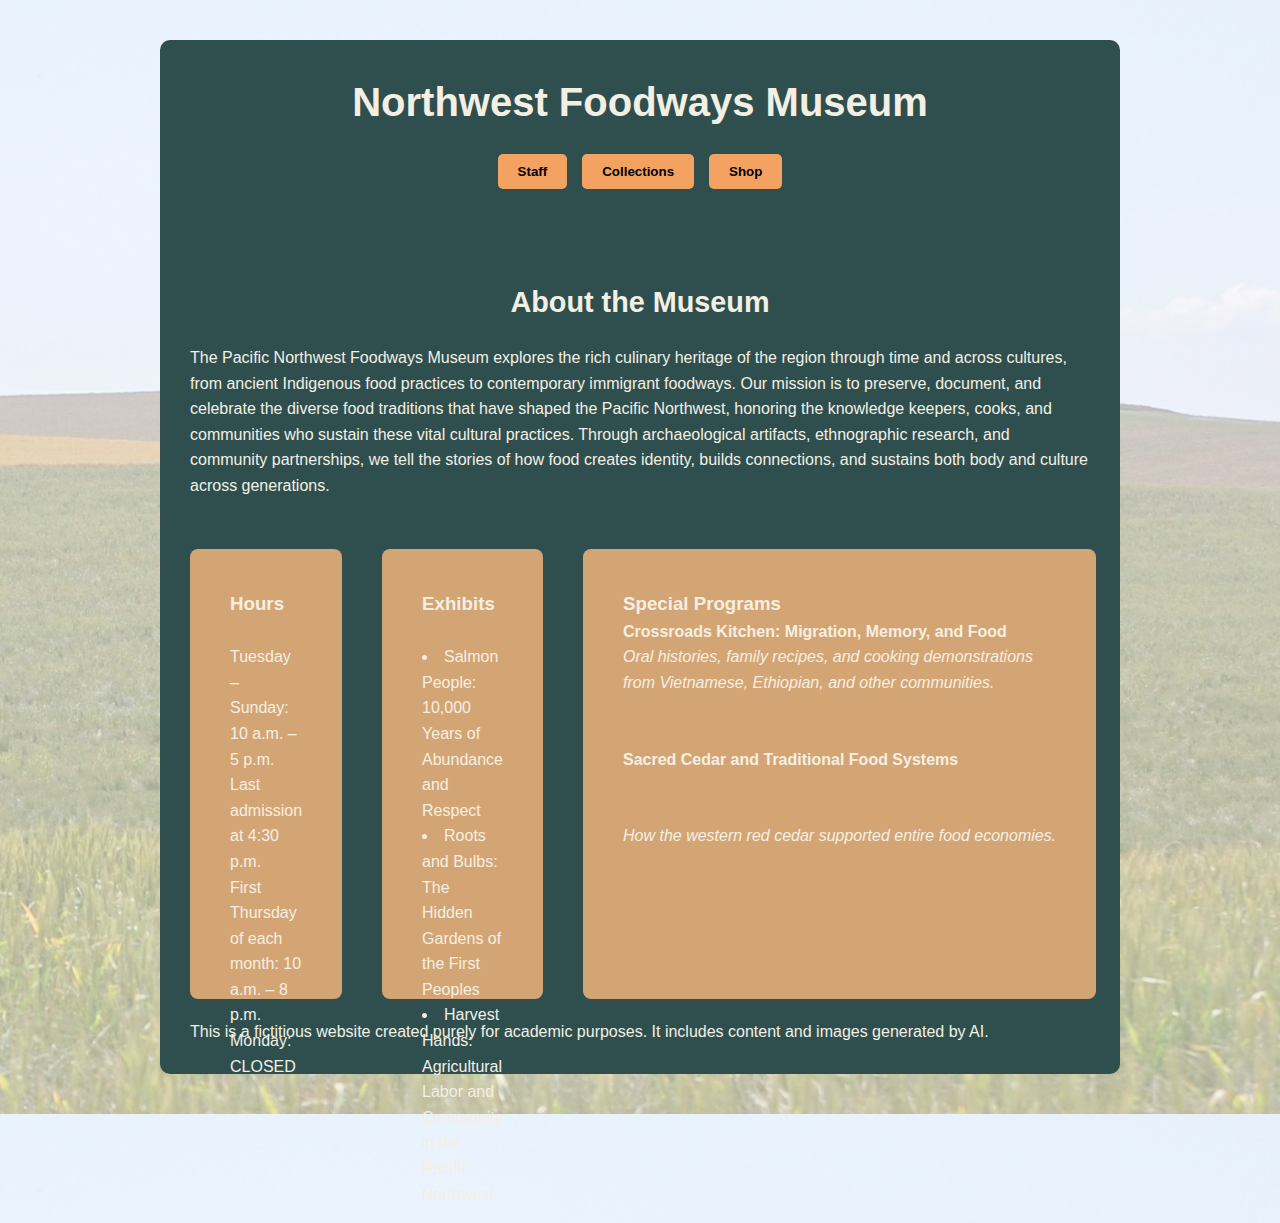
<file: index.html>
<!doctype html>
<html lang="en">

<head>
  <meta charset="utf-8">
  <meta name="author" content="Catherine Hawley">
  <meta name="robots" content="noindex, nofollow">
  <meta name="viewport" content="width=device-width, initial-scale=1, shrink-to-fit=no">
  <title>Northwest Foodways Museum</title>
  <link href="css/style.css" rel="stylesheet" type="text/css">
  <style>
    .info-grid {
      display: grid;
      grid-template-columns: repeat(3, 1fr);
      gap: 40px;
      margin: 20px 0;
    }

  .info-box {
  background-color: #D4A574;
  text-align: left;
  margin: auto;
  align-self: stretch;
  padding: 40px;  
  padding-bottom: 50px;
}

     ul {
    list-style-position: inside;
    text-align: left;
    display: inline-block;
    margin: 0 auto 1em;
    padding-left: 0;
  }
  </style>
</head>

<body>
  <div class="container">
    <header>
      <h1>Northwest Foodways Museum</h1>
      <nav>
        <button onclick="location.href='html/staff.html'">Staff</button>
        <button onclick="location.href='html/collections.html'">Collections</button>
        <button onclick="location.href='html/shop.html'">Shop</button>
      </nav>
    </header>

    <section class="intro row">
      <h2>About the Museum</h2>
      <p>The Pacific Northwest Foodways Museum explores the rich culinary heritage of the region through time and across
        cultures, from ancient Indigenous food practices to contemporary immigrant foodways. Our mission is to preserve,
        document, and celebrate the diverse food traditions that have shaped the Pacific Northwest, honoring the
        knowledge keepers, cooks, and communities who sustain these vital cultural practices. Through archaeological
        artifacts, ethnographic research, and community partnerships, we tell the stories of how food creates identity,
        builds connections, and sustains both body and culture across generations.</p>
    </section>
    <section class="info-grid">
      <div class="info-box">
        <h3>Hours</h3><br>
        <p>Tuesday – Sunday: 10 a.m. – 5 p.m.</p>
        <p>Last admission at 4:30 p.m.</p>
        <p>First Thursday of each month: 10 a.m. – 8 p.m.</p>
        <p>Monday: CLOSED</p>
      </div>
      <div class="info-box">
        <h3>Exhibits</h3><br>
        <ul>
          <li>Salmon People: 10,000 Years of Abundance and Respect</li>
          <li>Roots and Bulbs: The Hidden Gardens of the First Peoples</li>
          <li>Harvest Hands: Agricultural Labor and Community in the Pacific Northwest</li>
        </ul>
      </div>
      <div class="info-box">
        <h3>Special Programs</h3>
        <p><b>Crossroads Kitchen: Migration, Memory, and Food</b></p>
        <p><i>Oral histories, family recipes, and cooking demonstrations from Vietnamese,
            Ethiopian, and other communities. </i></p>
         <div style="white-space: pre">
        <p><b>Sacred Cedar and Traditional Food Systems</b></p>
        <p><i>How the western red cedar supported entire food economies.</i></p></div>
      </div>
    </section>

    <footer>
      <p>This is a fictitious website created purely for academic purposes. It includes content and images generated by
        AI.</p>
    </footer>
  </div>
</body>

</html>
</file>
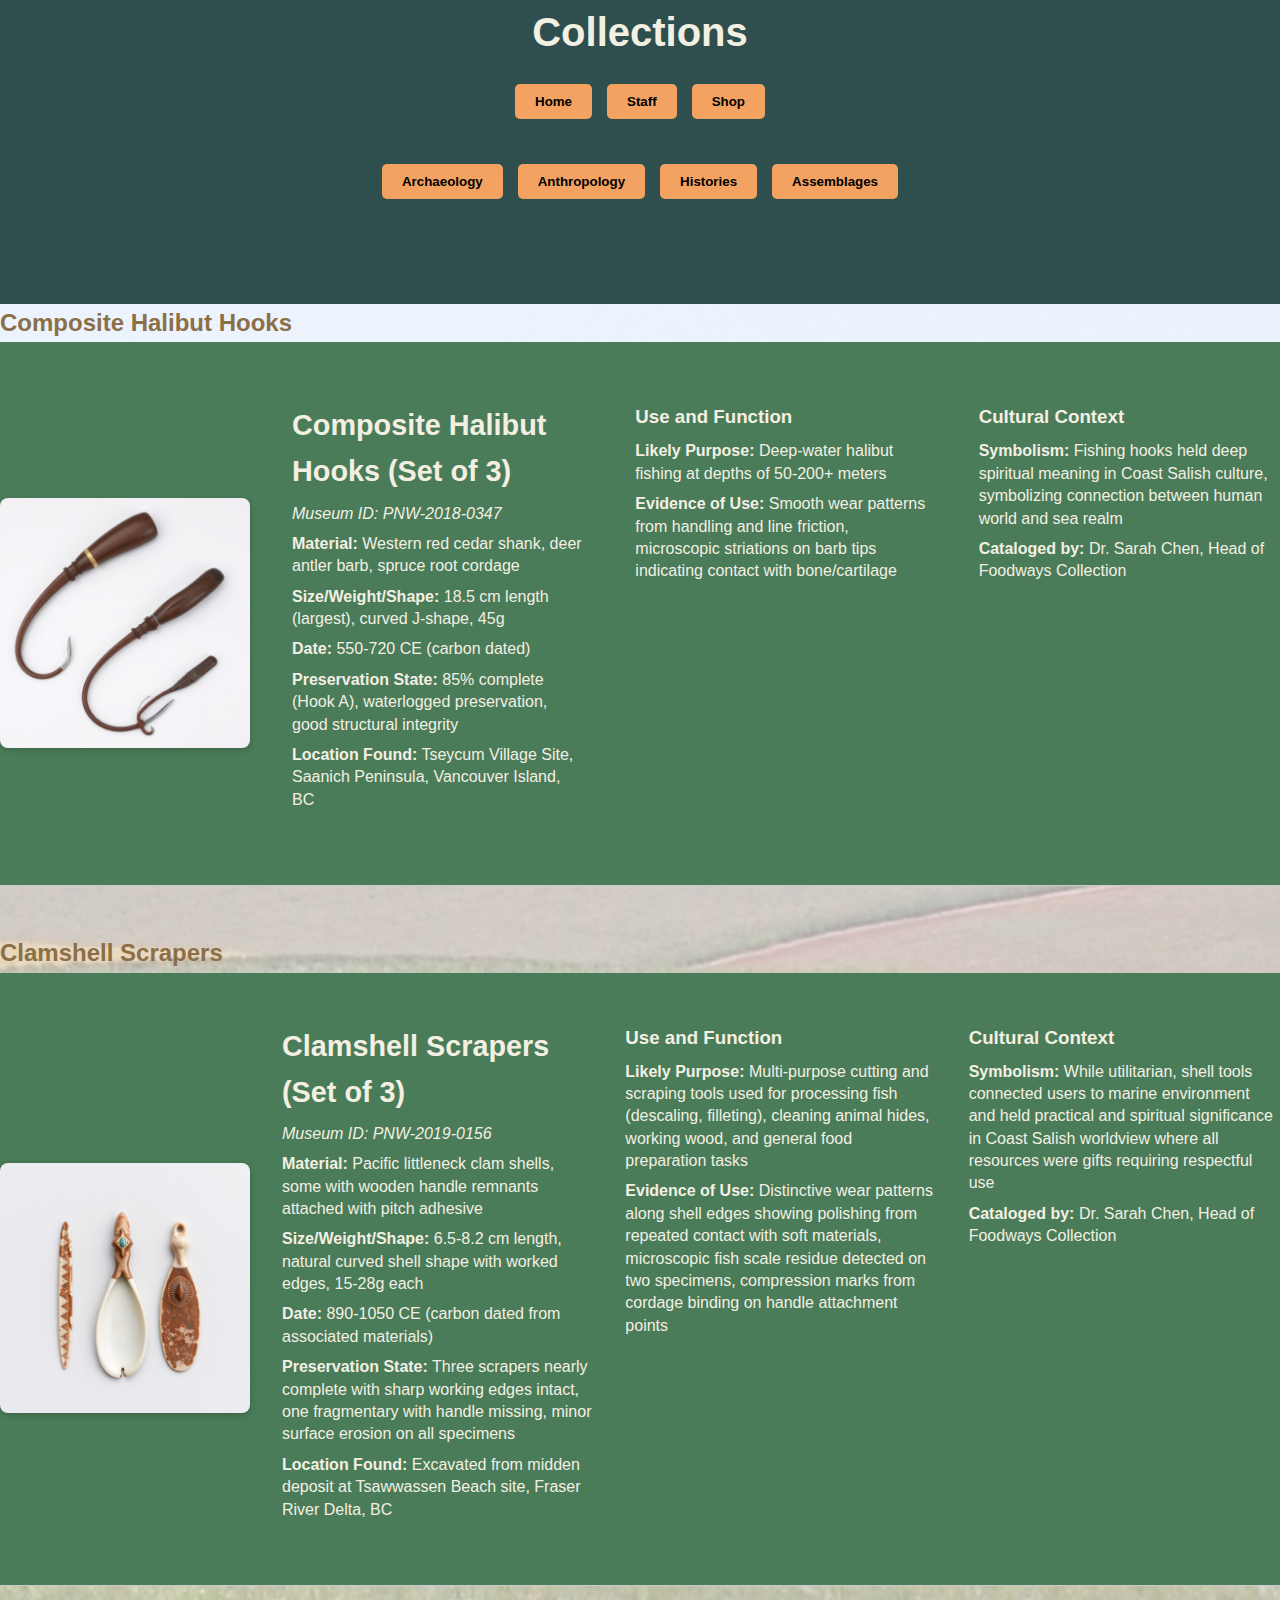
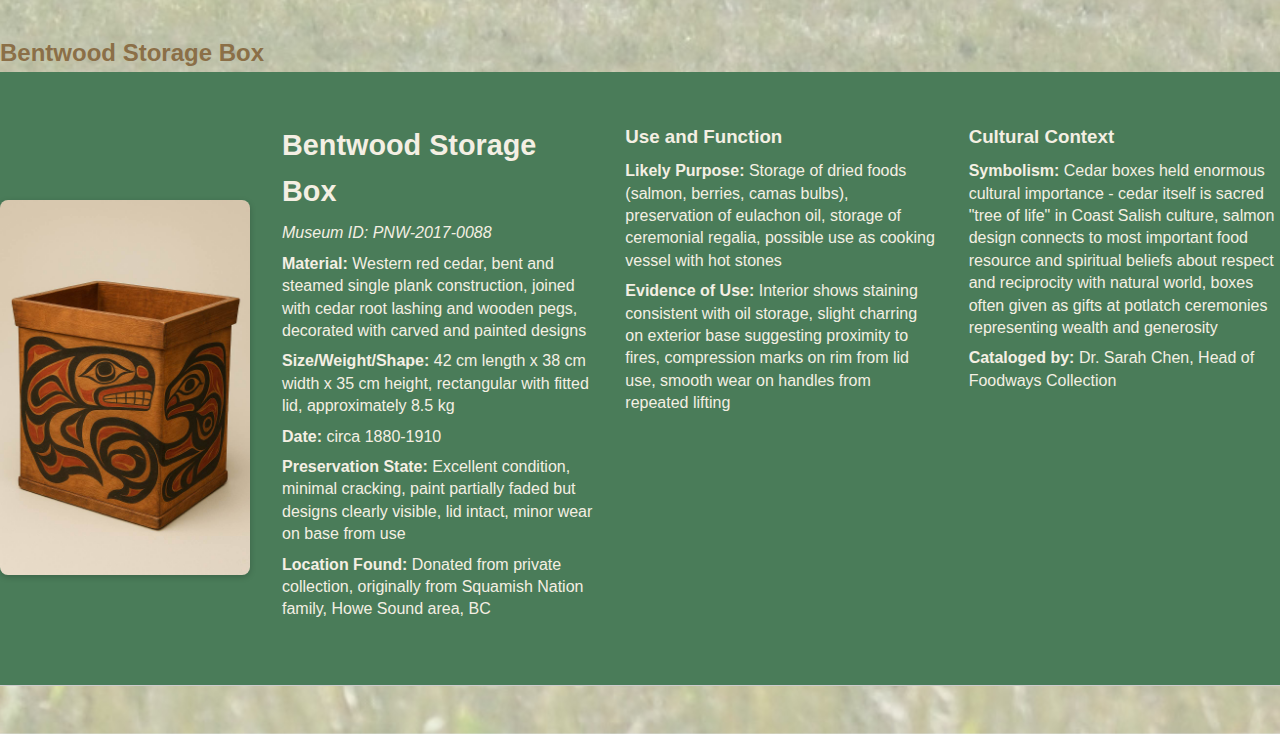
<file: html/collections.html>
<!DOCTYPE html>
<html lang="en">
<head>
  <title>Collections - Museum</title>
  <link rel="stylesheet" href="../css/style.css">

  <style>
  .submenu {
      display: flex;
      justify-content: center;
      gap: 15px;
      margin-bottom: 30px !important; 
      padding: 15px 0;
    }

.dark-text {
  color: #8B6F47;
}

    .collection-item {
      display: flex;
      background-color: #4A7C59;
      padding-top: 50px;
      flex-direction: row;
      align-items: flex-start;
      gap: 2rem;
      margin-bottom: 3rem;
      border-bottom: 1px solid #ccc;
      padding-bottom: 2rem;
    }

    .artifact-img {
      width: 300px;
      height: auto;
      object-fit: cover;
      margin: auto;
      border-radius: 8px;
      box-shadow: 0 2px 6px rgba(0, 0, 0, 0.2);
      cursor: pointer;
    }

   .field-group {
  flex: 1;
  min-width: 250px; 
}

    .field-group p {
      margin: 0.5rem 0;
      line-height: 1.4;
    }

    .collection-item h2 {
      margin-top: 0;
      font-size: 1.8rem;
    }

.artifact-details {
  display: flex;
  flex-direction: row;
  gap: 2rem;
  flex-wrap: wrap;
}

    .artifact-details h2 {
      width: 100%;
      margin-top: 0;
      font-size: 1.8rem;
      flex-basis: 100%;
    }
#histories .collection-item {
  background-color: #B8956A; 
}
    /* Modal styles */
    .modal {
      display: none;
      position: fixed;
      z-index: 9999;
      left: 0;
      top: 0;
      width: 100%;
      min-height: 100%;
      background-color: rgba(0, 0, 0, 0.6);
      padding: 20px;
      box-sizing: border-box;
    }
    
    .modal.active {
      display: flex;
      justify-content: center;
      align-items: center;
    }

    .modal-content {
      background-color: #F5F3EE;
      color: #222222;
      padding: 25px 30px;
      border-radius: 10px;
      max-width: 700px;
      width: 100%;
      max-height: 90vh;
      overflow-y: auto;
      box-shadow: 0 4px 15px rgba(0,0,0,0.3);
      font-family: 'Helvetica', 'Arial', sans-serif;
      line-height: 1.6;
      position: relative;
    }

    .close-modal {
      position: absolute;
      top: 15px;
      right: 20px;
      font-size: 2.5rem;
      font-weight: bold;
      color: #30336b;
      background: none;
      border: none;
      cursor: pointer;
      z-index: 10;
      line-height: 1;
      padding: 0;
      width: 30px;
      height: 30px;
    }

    .close-modal:hover {
      color: #130f40;
    }

    #modal-body h2 {
      font-size: 1.5rem;
      margin-bottom: 15px;
      color: #30336b;
    }

    #modal-body h3 {
      font-size: 1.2rem;
      margin-top: 20px;
      margin-bottom: 10px;
      color: #4A7C59;
    }

    #modal-body p {
      font-size: 1rem;
      margin-bottom: 12px;
      color: #222222;
    }

    @media (max-width: 650px) {
      .modal-content {
        padding: 20px;
        max-width: 90%;
      }

      #modal-body h2 {
        font-size: 1.3rem;
      }

      #modal-body p {
        font-size: 0.95rem;
      }
    }
  </style>
</head>
<body>
  <header>
    <h1>Collections</h1>
    <nav>
      <button onclick="location.href='../index.html'">Home</button>
     <button onclick="location.href='../html/staff.html'" class="button">Staff</button>
       <button onclick="location.href='../html/shop.html'" class="button">Shop</button>
    </nav>
 

  <div class="submenu">
    <button onclick="showSection('archaeology')">Archaeology</button>
    <button onclick="showSection('anthropology')">Anthropology</button>
    <button onclick="showSection('histories')">Histories</button>
    <button onclick="showSection('assemblages')">Assemblages</button>
  </div>
 </header>
  <main>
    <section id="archaeology" class="collection-section">

      <h2 class = "dark-text">Composite Halibut Hooks</h2>
      <div class="collection-item">
        <img src="../images/collections/artifact1.jpg" 
             style="width:250px;" 
             alt="Composite Halibut Hooks" 
             class="artifact-img open-modal" 
             data-modal-target="#modal-halibut-hooks">
      
        <div class="artifact-details">
          <div class="field-group col">
            <h2>Composite Halibut Hooks (Set of 3)</h2>
            <p><em>Museum ID: PNW-2018-0347</em></p>
            <p><strong>Material:</strong> Western red cedar shank, deer antler barb, spruce root cordage</p>
            <p><strong>Size/Weight/Shape:</strong> 18.5 cm length (largest), curved J-shape, 45g</p>
            <p><strong>Date:</strong> 550-720 CE (carbon dated)</p>
            <p><strong>Preservation State:</strong> 85% complete (Hook A), waterlogged preservation, good structural integrity</p>
            <p><strong>Location Found:</strong> Tseycum Village Site, Saanich Peninsula, Vancouver Island, BC</p>
          </div>
        
          <div class="field-group col">
            <h3>Use and Function</h3>
            <p><strong>Likely Purpose:</strong> Deep-water halibut fishing at depths of 50-200+ meters</p>
            <p><strong>Evidence of Use:</strong> Smooth wear patterns from handling and line friction, microscopic striations on barb tips indicating contact with bone/cartilage</p>
          </div>
        
          <div class="field-group col">
            <h3>Cultural Context</h3>
            <p><strong>Symbolism:</strong> Fishing hooks held deep spiritual meaning in Coast Salish culture, symbolizing connection between human world and sea realm</p>
            <p><strong>Cataloged by:</strong> Dr. Sarah Chen, Head of Foodways Collection</p>
          </div>
        </div>
      </div>

     <h2 class = "dark-text">Clamshell Scrapers</h2>
      <div class="collection-item">
        <img src="../images/collections/artifact2.jpg" 
             style="width:250px;" 
             alt="Clamshell Scrapers" 
             class="artifact-img open-modal" 
             data-modal-target="#modal-clamshell-scrapers">
      
        <div class="artifact-details">
          <div class="field-group">
            <h2>Clamshell Scrapers (Set of 3)</h2>
            <p><em>Museum ID: PNW-2019-0156</em></p>
            <p><strong>Material:</strong> Pacific littleneck clam shells, some with wooden handle remnants attached with pitch adhesive</p>
            <p><strong>Size/Weight/Shape:</strong> 6.5-8.2 cm length, natural curved shell shape with worked edges, 15-28g each</p>
            <p><strong>Date:</strong> 890-1050 CE (carbon dated from associated materials)</p>
            <p><strong>Preservation State:</strong> Three scrapers nearly complete with sharp working edges intact, one fragmentary with handle missing, minor surface erosion on all specimens</p>
            <p><strong>Location Found:</strong> Excavated from midden deposit at Tsawwassen Beach site, Fraser River Delta, BC</p>
          </div>
        
          <div class="field-group">
            <h3>Use and Function</h3>
            <p><strong>Likely Purpose:</strong> Multi-purpose cutting and scraping tools used for processing fish (descaling, filleting), cleaning animal hides, working wood, and general food preparation tasks</p>
            <p><strong>Evidence of Use:</strong> Distinctive wear patterns along shell edges showing polishing from repeated contact with soft materials, microscopic fish scale residue detected on two specimens, compression marks from cordage binding on handle attachment points</p> 
          </div>
        
          <div class="field-group">
            <h3>Cultural Context</h3>
            <p><strong>Symbolism:</strong> While utilitarian, shell tools connected users to marine environment and held practical and spiritual significance in Coast Salish worldview where all resources were gifts requiring respectful use</p>
            <p><strong>Cataloged by:</strong> Dr. Sarah Chen, Head of Foodways Collection</p>
          </div>
        </div>
      </div>

      <h2 class="dark-text">Bentwood Storage Box</h2>
      <div class="collection-item">
        <img src="../images/collections/artifact3.jpg" 
             style="width:250px;" 
             alt="Bentwood Storage Box" 
             class="artifact-img open-modal" 
             data-modal-target="#modal-bentwood-box">
      
        <div class="artifact-details">
          <div class="field-group">
            <h2>Bentwood Storage Box</h2>
            <p><em>Museum ID: PNW-2017-0088</em></p>
            <p><strong>Material:</strong> Western red cedar, bent and steamed single plank construction, joined with cedar root lashing and wooden pegs, decorated with carved and painted designs</p>
            <p><strong>Size/Weight/Shape:</strong> 42 cm length x 38 cm width x 35 cm height, rectangular with fitted lid, approximately 8.5 kg</p>
            <p><strong>Date:</strong> circa 1880-1910</p>
            <p><strong>Preservation State:</strong> Excellent condition, minimal cracking, paint partially faded but designs clearly visible, lid intact, minor wear on base from use</p>
            <p><strong>Location Found:</strong> Donated from private collection, originally from Squamish Nation family, Howe Sound area, BC</p>
          </div>
        
          <div class="field-group">
            <h3>Use and Function</h3>
            <p><strong>Likely Purpose:</strong> Storage of dried foods (salmon, berries, camas bulbs), preservation of eulachon oil, storage of ceremonial regalia, possible use as cooking vessel with hot stones</p>
            <p><strong>Evidence of Use:</strong> Interior shows staining consistent with oil storage, slight charring on exterior base suggesting proximity to fires, compression marks on rim from lid use, smooth wear on handles from repeated lifting</p>
          </div>
        
          <div class="field-group">
            <h3>Cultural Context</h3>
            <p><strong>Symbolism:</strong> Cedar boxes held enormous cultural importance - cedar itself is sacred "tree of life" in Coast Salish culture, salmon design connects to most important food resource and spiritual beliefs about respect and reciprocity with natural world, boxes often given as gifts at potlatch ceremonies representing wealth and generosity</p>
            <p><strong>Cataloged by:</strong> Dr. Sarah Chen, Head of Foodways Collection</p>
          </div>
        </div>
      </div>
      
    </section>

    <section id="anthropology" class="collection-section" style="display:none;">
      
      <h2 class="dark-text">Community Cookbook Collection</h2>
      <div class="collection-item">
        <img src="../images/collections/artifact5.jpg" 
             style="width:250px;" 
             alt="Stack of cookbooks" 
             class="artifact-img open-modal" 
             data-modal-target="#modal-cookbook-collection">
      
        <div class="artifact-details">
          <div class="field-group">
            <h2>Community Cookbook Collection </h2>
            <p><em>Museum ID: PNW-2021-0234</em></p>
            <p><strong>Material:</strong> Printed paper, spiral binding (most), some hand-typed and mimeographed, others offset printed</p>
            <p><strong>Size/Weight/Shape:</strong> Various sizes, 15-90 pages each, 8.5 x 11 inch format typical, range from 150g to 400g</p>
            <p><strong>Date:</strong> 1948-1978</p>
            <p><strong>Preservation State:</strong> Good to fair condition, some cover wear and staining, recipe pages show frequent use with food splatters and handwritten notes, some pages loose but present</p>
            <p><strong>Location Found:</strong> Donated from estate of Mrs. Helen Yamamoto, collected from various Seattle-area churches, schools, and community organizations</p>
          </div>

          <div class="field-group">
            <h3>Use and Function</h3>
            <p><strong>Likely Purpose:</strong> Fundraising for churches and community groups, sharing recipes within immigrant and ethnic communities, preserving cultural food traditions, teaching American cooking to newer immigrants, building community bonds</p>
            <p><strong>Evidence of Use:</strong> Handwritten margin notes with ingredient substitutions, grease stains and flour marks on popular recipes, recipe additions tucked into pages, dried ingredient smudges, names and phone numbers of recipe contributors annotated with notes like "ask her about the dumplings"</p>
          </div>
        
          <div class="field-group">
            <h3>Cultural Context</h3>
            <p><strong>Symbolism:</strong> Cookbooks represent intersection of cultural preservation and assimilation - traditional ethnic recipes appear alongside "American" dishes showing negotiation of identity, fundraising aspect shows how food brought communities together for common goals, handwritten notes and modifications show living documents passed between generations</p>
            <p><strong>Cataloged by:</strong> Dr. Marcus Thompson, Curator of Contemporary Foodways</p>
        </div>
          </div>
        </div>


 <h2 class = "dark-text">Vietnamese Pho Pot</h2>
      <div class="collection-item">
        <img src="../images/collections/artifact4.jpg" 
             style="width:250px;" 
             alt="Large aluminum cooking pot showing signs of frequent use" 
             class="artifact-img open-modal" 
             data-modal-target="#modal-pho-pot" >
      
        <div class="artifact-details">
          <div class="field-group">
            <h3>Vietnamese Pho Pot</h3>
            <p><strong>Material:</strong> Aluminum</p>
            <p><strong>Size/Weight/Shape:</strong> 45 cm diameter, 50 cm height, 38 liters capacity, cylindrical stockpot</p>
            <p><strong>Date:</strong> circa 1982</p>
           <p><strong>Preservation State:</strong> Retired from service, heat discoloration on exterior, mineral deposits on interior, burnished pattern from stirring, small dents and repairs, stable condition</p>
            <p><strong>Location Found:</strong> Donated by owner</p>
          </div>

          <div class="field-group">
            <h3>Use and Function</h3>
            <p><strong>Likely Purpose:</strong> Daily preparation of pho broth requiring 12-24 hours of simmering beef bones, star anise, cinnamon, ginger, and aromatics</p>
            <p><strong>Evidence of Use:</strong> Distinctive burnished interior pattern from decades of stirring and skimming, heat marks on base indicating fixed burner position, patina from years of use, estimated 50,000+ bowls of pho produced</p>
          </div>
        
          <div class="field-group">
            <h3>Cultural Context</h3>
            <p><strong>Symbolism:</strong> Represents culinary tradition passed through generations in Vietnam, community gathering space for Vietnamese refugees, bridge between heritage and American life</p>
            <p><strong>Cataloged by:</strong> Dr. Marcus Thompson, Curator of Contemporary Foodways</p>
          </div>
        </div>
      </div>
      

      <h2 class = "dark-text">Hop Picking Basket</h2>
      <div class="collection-item">
        <img src="../images/collections/artifact6.jpg" 
             style="width:250px;" 
             alt="Hop Picking Basket" 
             class="artifact-img open-modal" 
             data-modal-target="#modal-hop-basket">

        <div class="artifact-details">
          <div class="field-group">
            <h2>Hop Picking Basket</h2>
            <p><em>Museum ID: PNW-2020-0112</em></p>
            <p><strong>Material:</strong> Woven cedar bark and willow, reinforced rim</p>
            <p><strong>Size/Weight/Shape:</strong> 45 cm diameter at top, 30 cm deep, cone/bucket shape tapering to flat base, approximately 1.2 kg empty</p>
            <p><strong>Date:</strong> circa 1935-1945</p>
            <p><strong>Preservation State:</strong> Well-used condition, some splits in weaving repaired with wire in places, handle strap frayed but intact, structural integrity good, dark staining from hop oils and residue throughout</p>
            <p><strong>Location Found:</strong> Donated from Yakima Valley Historical Society, originally used at hop farms in Yakima Valley, Washington</p>
          </div>

          <div class="field-group">
            <h3>Use and Function</h3>
            <p><strong>Likely Purpose:</strong> Harvesting hops during seasonal picking season, worn suspended from shoulder or waist, filled basket emptied into larger collection bins for weighing and payment</p>
            <p><strong>Evidence of Use:</strong> Heavy staining and residue from hop oils, compression marks on rim where basket rested against picker's body, wire repairs show continued use and maintenance, wear pattern on strap shows right-handed user, interior base shows compressed fibers from weight of hops</p>
          </div>

          <div class="field-group">
            <h3>Cultural Context</h3>
            <p><strong>Symbolism:</strong> Represents intersection of traditional Indigenous craft knowledge and commercial agriculture, reflects complex history of Native labor in agricultural economy, embodies seasonal migration patterns and harvest culture, connects to broader Pacific Northwest brewing and beer culture</p>
            <p><strong>Cataloged by:</strong> Dr. Amara Okafor, Senior Research Ethnographer</p>
          </div>
        </div>
      </div>

    </section>

    <section id="histories" class="collection-section" style="display:none;">
      
      <h2 class="dark-text">Composite Halibut Hooks</h2>
      <div class="collection-item">
        <img src="../images/collections/artifact1.jpg" 
             style="width:250px;" 
             alt="Composite Halibut Hooks" 
             class="artifact-img open-modal" 
             data-modal-target="#modal-history-halibut-hooks">
      
        <div class="artifact-details">
          <div class="field-group">
            <h2>Composite Halibut Hooks (Set of 3)</h2>
            
            <h3>Facts</h3>
            <p><strong>Date:</strong> 550-720 CE (carbon dated)</p>
            <p><strong>Materials:</strong> Western red cedar shank, deer antler barb, spruce root cordage</p>
            <p><strong>Dimensions:</strong> 18.5 cm length (largest), curved J-shape, 45g</p>
            <p><strong>Location Found:</strong> Tseycum Village Site, Saanich Peninsula, Vancouver Island, BC</p>
          </div>

          <div class="field-group">
            <h3>Interpretation</h3>
            <p>These hooks demonstrate sophisticated maritime technology dating to the mid-first millennium CE. The composite construction—cedar for buoyancy and workability, antler for strength and sharpness, spruce root for binding—shows advanced materials engineering. The J-shape reflects deep understanding of fish behavior and biomechanics.</p>
          </div>
        
          <div class="field-group">
            <h3>Comparative Notes</h3>
            <p>Similar composite hook designs appear throughout the Pacific Rim, from Japan to Alaska, suggesting either parallel innovation or ancient cultural diffusion. However, Coast Salish hooks show distinctive regional characteristics in decoration and binding techniques.</p>
          </div>

          <div class="field-group">
            <h3>Cautionary Note on Interpretation</h3>
            <p>While we can analyze the technical sophistication of these hooks, we should be cautious about making assumptions regarding their spiritual significance without consultation with Coast Salish knowledge keepers who maintain living traditions.</p>
          </div>

          <div class="field-group">
            <h3>On Display Courtesy Of</h3>
            <p>Tseycum First Nation Archaeological Collection</p>
          </div>
        </div>
      </div>

      <h2 class="dark-text">Clamshell Scrapers</h2>
      <div class="collection-item">
        <img src="../images/collections/artifact2.jpg" 
             style="width:250px;" 
             alt="Clamshell Scrapers" 
             class="artifact-img open-modal" 
             data-modal-target="#modal-history-clamshell-scrapers">
      
        <div class="artifact-details">
          <div class="field-group">
            <h2>Clamshell Scrapers (Set of 3)</h2>
            
            <h3>Facts</h3>
            <p><strong>Date:</strong> 890-1050 CE (carbon dated from associated materials)</p>
            <p><strong>Materials:</strong> Pacific littleneck clam shells, wooden handle remnants, pitch adhesive</p>
            <p><strong>Dimensions:</strong> 6.5-8.2 cm length, 15-28g each</p>
            <p><strong>Location Found:</strong> Midden deposit at Tsawwassen Beach site, Fraser River Delta, BC</p>
          </div>

          <div class="field-group">
            <h3>Interpretation</h3>
            <p>These tools exemplify resourcefulness and integrated resource use. The midden context reveals that clams served dual purposes—food and tool material. Microscopic fish scale residue confirms multi-purpose use in daily food processing activities.</p>
          </div>
        
          <div class="field-group">
            <h3>Comparative Notes</h3>
            <p>Shell tools appear globally in coastal cultures, but Pacific littleneck clams are specific to the North Pacific. Other cultures used oyster, abalone, or mussel shells depending on local availability, each with different working properties.</p>
          </div>

          <div class="field-group">
            <h3>Cautionary Note on Interpretation</h3>
            <p>Archaeological context shows what these tools could do (cut, scrape), but we cannot definitively determine all their uses or whether certain tools were designated for specific tasks versus general purpose implements.</p>
          </div>

          <div class="field-group">
            <h3>On Display Courtesy Of</h3>
            <p>University of British Columbia Museum of Anthropology</p>
          </div>
        </div>
      </div>

      <h2 class="dark-text">Bentwood Storage Box</h2>
      <div class="collection-item">
        <img src="../images/collections/artifact3.jpg" 
             style="width:250px;" 
             alt="Bentwood Storage Box" 
             class="artifact-img open-modal" 
             data-modal-target="#modal-history-bentwood-box">
      
        <div class="artifact-details">
          <div class="field-group">
            <h2>Bentwood Storage Box</h2>
            
            <h3>Facts</h3>
            <p><strong>Date:</strong> circa 1880-1910</p>
            <p><strong>Materials:</strong> Western red cedar, cedar root lashing, wooden pegs, natural pigments</p>
            <p><strong>Dimensions:</strong> 42 cm x 38 cm x 35 cm, approximately 8.5 kg</p>
            <p><strong>Location Found:</strong> Originally from Squamish Nation family, Howe Sound area, BC</p>
          </div>

          <div class="field-group">
            <h3>Interpretation</h3>
            <p>This box represents continuity of traditional bentwood technology into the late 19th/early 20th century despite colonial disruptions. The formline salmon design connects to broader Coast Salish visual language and spiritual beliefs about reciprocity with the natural world.</p>
          </div>
        
          <div class="field-group">
            <h3>Comparative Notes</h3>
            <p>While bentwood boxes are found throughout the Northwest Coast, each cultural group developed distinctive decorative styles. Squamish designs differ from Haida or Tlingit patterns in specific formline conventions and color preferences.</p>
          </div>

          <div class="field-group">
            <h3>Cautionary Note on Interpretation</h3>
            <p>The date (1880-1910) falls during intense colonial pressure, potlatch bans, and forced assimilation. We should avoid romanticizing this era or assuming this box's creation and use contexts match earlier traditional practices.</p>
          </div>

          <div class="field-group">
            <h3>On Display Courtesy Of</h3>
            <p>Anonymous private donor, Squamish Nation heritage</p>
          </div>
        </div>
      </div>

      <h2 class="dark-text">Community Cookbook Collection</h2>
      <div class="collection-item">
        <img src="../images/collections/artifact5.jpg" 
             style="width:250px;" 
             alt="Stack of community cookbooks" 
             class="artifact-img open-modal" 
             data-modal-target="#modal-history-cookbook-collection">
      
        <div class="artifact-details">
          <div class="field-group">
            <h2>Community Cookbook Collection</h2>
            
            <h3>Facts</h3>
            <p><strong>Date:</strong> 1948-1978</p>
            <p><strong>Materials:</strong> Printed paper, spiral binding, mimeograph and offset printing</p>
            <p><strong>Dimensions:</strong> Various sizes, 15-90 pages each, 8.5 x 11 inch format typical</p>
            <p><strong>Location Found:</strong> Estate of Mrs. Helen Yamamoto, collected from Seattle-area organizations</p>
          </div>

          <div class="field-group">
            <h3>Interpretation</h3>
            <p>These cookbooks document cultural negotiation in post-WWII America. The 1952 Japanese American cookbook mixing traditional and "American" dishes reflects community efforts to demonstrate belonging after internment. Handwritten notes show these as living documents modified across generations.</p>
          </div>
        
          <div class="field-group">
            <h3>Comparative Notes</h3>
            <p>Community cookbooks emerged nationally in this period, but Pacific Northwest examples show distinctive immigrant/ethnic community patterns reflecting the region's specific demographic history—Japanese, Norwegian, Filipino communities prominent here versus different groups elsewhere.</p>
          </div>

          <div class="field-group">
            <h3>Cautionary Note on Interpretation</h3>
            <p>We should avoid viewing recipe "Americanization" simply as assimilation pressure. Adaptation was also creative agency—immigrants actively shaping new identities rather than passively accepting cultural erasure.</p>
          </div>

          <div class="field-group">
            <h3>On Display Courtesy Of</h3>
            <p>Helen Yamamoto Estate Collection</p>
          </div>
        </div>
      </div>

      <h2 class="dark-text">Vietnamese Pho Pot</h2>
      <div class="collection-item">
        <img src="../images/collections/artifact4.jpg" 
             style="width:250px;" 
             alt="Large aluminum cooking pot" 
             class="artifact-img open-modal" 
             data-modal-target="#modal-history-pho-pot">
      
        <div class="artifact-details">
          <div class="field-group">
            <h2>Vietnamese Pho Pot</h2>
            
            <h3>Facts</h3>
            <p><strong>Date:</strong> circa 1982-2019 (in active use)</p>
            <p><strong>Materials:</strong> Aluminum</p>
            <p><strong>Dimensions:</strong> 45 cm diameter, 50 cm height, 38 liters capacity</p>
            <p><strong>Location Found:</strong> Donated by restaurant owner, Rainier Valley, Seattle</p>
          </div>

          <div class="field-group">
            <h3>Interpretation</h3>
            <p>This pot documents Vietnamese refugee community building in Seattle following the Vietnam War. The estimated 50,000+ bowls produced over 37 years represent not just meals but community gathering, cultural preservation, and bridge-building between Vietnamese and broader American communities.</p>
          </div>
        
          <div class="field-group">
            <h3>Comparative Notes</h3>
            <p>Vietnamese communities established pho restaurants in cities worldwide after 1975. Each location adapted to local ingredients and tastes—Seattle pho differs from Houston or Paris versions while maintaining core techniques and flavors.</p>
          </div>

          <div class="field-group">
            <h3>Cautionary Note on Interpretation</h3>
            <p>While we can celebrate food as cultural bridge, we should not minimize the trauma of forced migration. This pot represents resilience, but also displacement, loss, and the necessity of economic survival in a new country.</p>
          </div>

          <div class="field-group">
            <h3>On Display Courtesy Of</h3>
            <p>Nguyen Family, anonymous donation</p>
          </div>
        </div>
      </div>

      <h2 class="dark-text">Hop Picking Basket</h2>
      <div class="collection-item">
        <img src="../images/collections/artifact6.jpg" 
             style="width:250px;" 
             alt="Hop Picking Basket" 
             class="artifact-img open-modal" 
             data-modal-target="#modal-history-hop-basket" >

        <div class="artifact-details">
          <div class="field-group">
            <h2>Hop Picking Basket</h2>
            
            <h3>Facts</h3>
            <p><strong>Date:</strong> circa 1935-1945</p>
            <p><strong>Materials:</strong> Woven cedar bark and willow, reinforced rim, plant fiber strap</p>
            <p><strong>Dimensions:</strong> 45 cm diameter at top, 30 cm deep, approximately 1.2 kg empty</p>
            <p><strong>Location Found:</strong> Yakima Valley Historical Society, originally used at Yakima Valley hop farms</p>
          </div>

          <div class="field-group">
            <h3>Interpretation</h3>
            <p>This basket embodies complex intersections of traditional Indigenous craft and commercial agricultural labor. Wire repairs and wear patterns document hard physical work under piece-rate payment systems that economically pressured Indigenous peoples into wage labor while displacing traditional resource gathering.</p>
          </div>
        
          <div class="field-group">
            <h3>Comparative Notes</h3>
            <p>Similar patterns appear in other agricultural labor contexts—Indigenous peoples using traditional craft techniques to create tools for commercial agriculture (California fruit picking, Oregon berry harvest), maintaining cultural knowledge while adapting to economic necessity.</p>
          </div>

          <div class="field-group">
            <h3>Cautionary Note on Interpretation</h3>
            <p>We should avoid romanticizing this as simple "cultural continuity." The basket represents survival strategies under colonial economic systems that disrupted traditional subsistence patterns. Wage labor was often necessity, not free choice.</p>
          </div>

          <div class="field-group">
            <h3>On Display Courtesy Of</h3>
            <p>Yakima Valley Historical Society</p>
          </div>
        </div>
      </div>

    </section>

    <section id="assemblages" class="collection-section" style="display:none;">
      <p>Content coming soon...</p>
    </section>
  </main>

  <!-- Modal Content (hidden) -->
  <div class="modal-item" id="modal-halibut-hooks" hidden>
    <h2>Composite Halibut Hooks (Set of 3)</h2>
    
    <h3>Material</h3>
    <p>These composite hooks showcase sophisticated multi-material construction. The main shank was carved from western red cedar, prized for its workability, water resistance, and spiritual significance in Coast Salish culture. The critical barb component was crafted from deer antler—dense, strong, and capable of maintaining a sharp point under extreme pressure. The two components were bound together with spruce root cordage, which would swell when wet, creating an almost unbreakable bond that tightened with use.</p>
    
    <h3>Function</h3>
    <p>These hooks were precision instruments for deep-water halibut fishing at depths of 50 to over 200 meters. The curved J-shape was biomechanically optimized—when a halibut took the bait, the hook would rotate and lodge firmly in the fish's mouth. The angled barb prevented escape during the long, careful haul to the surface. Fishermen deployed them on weighted lines, lowering them to the seafloor where halibut feed. Success required remarkable knowledge of ocean depths, currents, seasonal patterns, and fish behavior accumulated over generations.</p>
    
    <h3>Location Found</h3>
    <p>Tseycum Village Site, Saanich Peninsula, Vancouver Island, BC. This coastal site provided ideal access to the deep waters where halibut congregate, and the waterlogged conditions preserved organic materials that would normally decay.</p>
    
    <h3>Interpretation</h3>
    <p>These hooks represent far more than fishing technology—they embody a sophisticated maritime culture with deep knowledge of ocean ecosystems. In Coast Salish cosmology, the ocean was a realm of powerful spirits, and successful fishing required both technical skill and spiritual preparation. Hooks were personal items, often passed down through families, accumulating spiritual power with each successful catch. The composite construction demonstrates advanced engineering understanding and the ability to select and combine materials for optimal performance. These artifacts symbolize the fundamental relationship between Coast Salish peoples and the sea—a partnership built on knowledge, respect, and reciprocity that sustained communities for millennia.</p>
  </div>

  <div class="modal-item" id="modal-clamshell-scrapers" hidden>
    <h2>Clamshell Scrapers (Set of 3)</h2>
    
    <h3>Material</h3>
    <p>These tools are crafted from Pacific littleneck clam shells (Leukoma staminea), locally abundant along the Fraser River Delta coastline. The shells provided ideal tool-making properties—hard enough to hold a sharp edge but not so brittle that they shatter easily. Their natural curve fits comfortably in the hand, and the growth patterns create natural grip surfaces. Some specimens retain remnants of wooden handles attached with plant-based pitch adhesive, demonstrating composite tool construction that extended reach and protected users' hands during extended work.</p>
    
    <h3>Function</h3>
    <p>These were versatile multi-purpose tools used daily for a range of processing tasks. Primary functions included fish processing (descaling, filleting), cleaning and scraping animal hides, working wood surfaces, and general food preparation. The sharp, slightly serrated edge created through careful grinding was ideal for cutting soft organic materials. Microscopic analysis reveals fish scale residue on two specimens, directly confirming their use in fish processing. The variety of wear patterns visible on different scrapers suggests users adapted them to whatever task was immediately needed.</p>
    
    <h3>Location Found</h3>
    <p>Excavated from a midden deposit at Tsawwassen Beach site, Fraser River Delta, BC. The midden context—an accumulation of shells, bones, and organic materials from daily life—preserved these tools alongside food remains and other artifacts, providing rich archaeological context for understanding their use.</p>
    
    <h3>Interpretation</h3>
    <p>These scrapers illustrate the resourcefulness and integrated resource use characteristic of Coast Salish peoples. Clams provided both nutrition and the raw materials for essential tools—nothing was wasted. The tools represent sophisticated understanding of material properties and the ability to transform everyday food waste into functional implements. In Coast Salish worldview, all resources were gifts requiring respectful use, and these scrapers embody that principle. The midden context is particularly significant: these weren't simply garbage dumps but managed spaces where materials accumulated and were reused, reflecting a circular economy where resources moved through multiple uses before final deposition.</p>
  </div>

  <div class="modal-item" id="modal-bentwood-box" hidden>
    <h2>Bentwood Storage Box</h2>
    
    <h3>Material</h3>
    <p>This box is constructed from western red cedar (Thuja plicata), known as the "tree of life" in Coast Salish culture. A single long plank with straight, clear grain was carefully split from a log, then scored at three points where corners would form. Through controlled steaming over hot rocks and water, the wood became pliable enough to bend without breaking, allowing the artisan to fold it into a rectangular form. The final corner is joined with precise cedar root lashing and wooden pegs—no metal fasteners were used. The fitted base and lid were carved separately. Decorative elements feature painted formline designs in traditional red and black pigments derived from ochre and charcoal.</p>
    
    <h3>Function</h3>
    <p>These boxes served multiple essential functions in Coast Salish households. Their tight-fitting, nearly waterproof construction made them ideal for storing valuable eulachon oil (fish grease), a staple food and trade commodity. They also preserved dried foods like salmon, berries, and camas bulbs, protecting them from moisture and pests. Some boxes stored ceremonial regalia—masks, blankets, and items used in potlatch ceremonies. Remarkably, boxes could even function as cooking vessels: water, food, and red-hot stones were placed inside, bringing water to a boil without burning the cedar—a testament to the material's remarkable properties.</p>
    
    <h3>Location Found</h3>
    <p>Donated from private collection, originally from Squamish Nation family, Howe Sound area, BC. The box remained in family possession, likely used for generations before entering the museum collection.</p>
    
    <h3>Interpretation</h3>
    <p>Bentwood boxes represent the pinnacle of Pacific Northwest woodworking tradition and held enormous cultural significance. The manufacturing process required exceptional skill and knowledge passed down through generations—understanding wood grain, controlling steam temperature, achieving precise bends without splitting. These boxes were significant wealth items; the time, skill, and materials required made them valuable trade goods. At potlatch ceremonies—the great gift-giving feasts central to Coast Salish society—boxes were prestigious gifts demonstrating the host's wealth and generosity. The salmon depicted in formline designs connects to the most important food resource and spiritual beliefs about respect and reciprocity with the natural world. Receiving such a box created social bonds and obligations between families and communities, making it both a practical object and a social instrument.</p>
  </div>

  <div class="modal-item" id="modal-cookbook-collection" hidden>
    <h2>Community Cookbook Collection</h2>
    
    <h3>Material</h3>
    <p>This collection consists of spiral-bound cookbooks with printed paper pages. Most feature spiral binding, though some use staples or plastic comb binding. The pages range from hand-typed and mimeographed sheets to offset-printed booklets with illustrated covers. Page counts vary from slim 15-page pamphlets to substantial 90-page volumes. Physical format is typically 8.5 x 11 inches, the standard American letter size, making them easy to produce on office equipment and convenient to use in kitchens. Many covers feature hand-drawn artwork or photographs depicting the sponsoring organization or community scenes.</p>
    
    <h3>Function</h3>
    <p>These cookbooks served multiple interconnected purposes in their communities. Primarily, they were fundraising tools—sold for $1-3 each, with proceeds supporting church building funds, school equipment, library improvements, or community programs. They facilitated recipe sharing within immigrant and ethnic communities, helping preserve cultural food traditions while teaching American cooking to newer immigrants. The process of creating them—soliciting recipes, typing and assembling pages, selling door-to-door—itself built community bonds, giving everyone a stake in collective success. For users, they provided tested recipes from trusted neighbors, often with personal notes about occasions, families, or techniques that transformed them from simple instructions into community memory.</p>
    
    <h3>Location Found</h3>
    <p>Donated from estate of Mrs. Helen Yamamoto, collected from various Seattle-area churches, schools, and community organizations over three decades. Mrs. Yamamoto's collection documents the diverse communities across Seattle from the late 1940s through the 1970s.</p>
    
    <h3>Interpretation</h3>
    <p>These cookbooks are rich documents of cultural negotiation, community identity, and social change in post-World War II America. They reveal fascinating cultural dynamics: a Japanese American community cookbook from 1952 includes both traditional dishes and "American" recipes, reflecting both pride in heritage and efforts to demonstrate mainstream identity in the aftermath of wartime internment. Handwritten margin notes, grease stains, and recipe cards tucked between pages show these were living documents—actively used, modified, and passed between generations. The fundraising model required community participation at every level, strengthening social bonds. These volumes capture a transformative period when new immigrant communities established themselves, neighborhoods sought to build social ties, and food served as both a bridge between cultures and a marker of identity. They represent not fixed texts but ongoing conversations about food, belonging, and community across generations.</p>
  </div>

  <div class="modal-item" id="modal-pho-pot" hidden>
    <h2>Vietnamese Pho Pot</h2>
    
    <h3>Material</h3>
    <p>This is a 38-liter cylindrical aluminum stockpot, 45 cm in diameter and 50 cm tall. Aluminum was chosen for its excellent heat conductivity, allowing even temperature distribution during the extended simmering required for pho broth. The material is lightweight compared to cast iron or steel, important when handling large volumes of liquid. The pot shows characteristic signs of decades of use: heat discoloration on the exterior in a distinctive pattern indicating it sat on the same burner position for years, mineral deposits on the interior from Seattle's water, and a burnished pattern from countless cycles of stirring and skimming.</p>
    
    <h3>Function</h3>
    <p>This pot's sole purpose was creating pho broth—the complex, aromatic beef stock that forms the foundation of Vietnam's iconic noodle soup. Each batch began with roasted beef bones (knuckle and leg bones rich in marrow and collagen) combined with ginger, onions, star anise, cinnamon, coriander seeds, and other aromatics, then simmered for 12-24 hours. The extended cooking extracted every bit of flavor and gelatin, creating the rich, silky broth characteristic of excellent pho. The pot's large capacity allowed the restaurant to prepare enough broth for a full day's service. Over nearly four decades of daily use, this pot produced an estimated 50,000+ bowls of pho.</p>
    
    <h3>Location Found</h3>
    <p>Donated by the owning family from their restaurant in Seattle's Rainier Valley neighborhood, where it served from approximately 1982 until retirement in 2019.</p>
    
    <h3>Interpretation</h3>
    <p>This pot embodies a refugee family's journey and the preservation of culinary tradition in a new homeland. Pho emerged in early 20th-century northern Vietnam, and during and after the Vietnam War, millions of refugees brought their culinary traditions to new countries. In cities across America, pho restaurants became cultural anchors—places where Vietnamese communities gathered, traditions were preserved, and broader American audiences encountered Vietnamese culture through food. For the family who used this pot daily for nearly 40 years, it represented more than a business tool. It was a link to Vietnam, to recipes passed through generations, to techniques learned from grandparents. The pot's physical evidence—its wear patterns, repairs, and patina—documents tens of thousands of hours of labor and care. It fed not just customers but community: new arrivals finding familiar comfort, families sharing heritage with children born in America, and Americans of all backgrounds discovering new flavors. The pot participated in celebrations, first dates, late-night meals after work—countless personal moments connected by bowls of soup.</p>
  </div>

  <div class="modal-item" id="modal-hop-basket" hidden>
    <h2>Hop Picking Basket</h2>
    
    <h3>Material</h3>
    <p>This basket is woven from cedar bark and willow using traditional Indigenous weaving techniques. Cedar bark provides the main structural elements—it's strong, flexible, and naturally resistant to moisture and decay. Willow adds additional flexibility and was woven into the body to create the characteristic cone shape. The reinforced rim uses tightly wrapped materials to withstand the stress of being repeatedly filled and emptied. The shoulder strap is made from braided plant fibers, designed to distribute weight across the body. Wire repairs visible in several places show later modifications to extend the basket's working life when original materials began to fail.</p>
    
    <h3>Function</h3>
    <p>This basket was designed specifically for harvesting hops during the intense seasonal picking period in Washington's Yakima Valley. The cone/bucket shape tapers to a flat base that could fit between a picker's feet while working, allowing hands-free positioning. As pickers stripped ripe hop cones from tall vines—often while standing on ladders—the basket hung from a shoulder strap, leaving both hands free to work. When full (15-20 pounds), baskets were emptied into larger collection bins where contents were weighed for piece-rate payment. The reinforced construction had to withstand dozens of fill-and-empty cycles daily throughout harvest season.</p>
    
    <h3>Location Found</h3>
    <p>Donated from Yakima Valley Historical Society, originally used at hop farms in Yakima Valley, Washington during the period circa 1935-1945.</p>
    
    <h3>Interpretation</h3>
    <p>This basket represents a fascinating intersection of traditional Indigenous craft knowledge and commercial agricultural labor, embodying complex histories of cultural adaptation and economic necessity. The weaving techniques are ancient—cedar bark and willow basketry traditions stretch back millennia in the Pacific Northwest. However, this particular basket was adapted to serve commercial hop agriculture, which became dominant in the Yakima Valley beginning in the late 19th century. Hop harvest required enormous amounts of seasonal manual labor, and Indigenous families from across Washington traveled to hop fields, continuing older patterns of seasonal resource gathering but now for wages. The basket embodies both cultural continuity (maintaining traditional craft knowledge) and the economic pressures that pushed Indigenous peoples into wage labor. Its heavy staining from hop oils, compression marks, and wire repairs document hard physical labor—long days under the sun, piece-rate pay creating pressure to work quickly, exposure to sticky hop resins. The basket connects to broader histories: the transformation of Pacific Northwest landscapes for commercial agriculture, seasonal migration patterns, the role of Indigenous and immigrant labor in regional economy, and the brewing industry that created demand for hops.</p>
  </div>

  <!-- Histories Section Modals -->
  <div class="modal-item" id="modal-history-halibut-hooks" hidden>
    <h2>Composite Halibut Hooks (Set of 3)</h2>
    
    <h3>Material</h3>
    <p>These composite hooks showcase sophisticated multi-material construction. The main shank was carved from western red cedar, prized for its workability, water resistance, and spiritual significance in Coast Salish culture. The critical barb component was crafted from deer antler—dense, strong, and capable of maintaining a sharp point under extreme pressure. The two components were bound together with spruce root cordage, which would swell when wet, creating an almost unbreakable bond that tightened with use.</p>
    
    <h3>Function</h3>
    <p>These hooks were precision instruments for deep-water halibut fishing at depths of 50 to over 200 meters. The curved J-shape was biomechanically optimized—when a halibut took the bait, the hook would rotate and lodge firmly in the fish's mouth. The angled barb prevented escape during the long, careful haul to the surface. Fishermen deployed them on weighted lines, lowering them to the seafloor where halibut feed. Success required remarkable knowledge of ocean depths, currents, seasonal patterns, and fish behavior accumulated over generations.</p>
    
    <h3>Location Found</h3>
    <p>Tseycum Village Site, Saanich Peninsula, Vancouver Island, BC. This coastal site provided ideal access to the deep waters where halibut congregate, and the waterlogged conditions preserved organic materials that would normally decay.</p>
    
    <h3>Interpretation</h3>
    <p>These hooks represent far more than fishing technology—they embody a sophisticated maritime culture with deep knowledge of ocean ecosystems. In Coast Salish cosmology, the ocean was a realm of powerful spirits, and successful fishing required both technical skill and spiritual preparation. Hooks were personal items, often passed down through families, accumulating spiritual power with each successful catch. The composite construction demonstrates advanced engineering understanding and the ability to select and combine materials for optimal performance. These artifacts symbolize the fundamental relationship between Coast Salish peoples and the sea—a partnership built on knowledge, respect, and reciprocity that sustained communities for millennia.</p>
  </div>

  <div class="modal-item" id="modal-history-clamshell-scrapers" hidden>
    <h2>Clamshell Scrapers (Set of 3)</h2>
    
    <h3>Material</h3>
    <p>These tools are crafted from Pacific littleneck clam shells (Leukoma staminea), locally abundant along the Fraser River Delta coastline. The shells provided ideal tool-making properties—hard enough to hold a sharp edge but not so brittle that they shatter easily. Their natural curve fits comfortably in the hand, and the growth patterns create natural grip surfaces. Some specimens retain remnants of wooden handles attached with plant-based pitch adhesive, demonstrating composite tool construction that extended reach and protected users' hands during extended work.</p>
    
    <h3>Function</h3>
    <p>These were versatile multi-purpose tools used daily for a range of processing tasks. Primary functions included fish processing (descaling, filleting), cleaning and scraping animal hides, working wood surfaces, and general food preparation. The sharp, slightly serrated edge created through careful grinding was ideal for cutting soft organic materials. Microscopic analysis reveals fish scale residue on two specimens, directly confirming their use in fish processing. The variety of wear patterns visible on different scrapers suggests users adapted them to whatever task was immediately needed.</p>
    
    <h3>Location Found</h3>
    <p>Excavated from a midden deposit at Tsawwassen Beach site, Fraser River Delta, BC. The midden context—an accumulation of shells, bones, and organic materials from daily life—preserved these tools alongside food remains and other artifacts, providing rich archaeological context for understanding their use.</p>
    
    <h3>Interpretation</h3>
    <p>These scrapers illustrate the resourcefulness and integrated resource use characteristic of Coast Salish peoples. Clams provided both nutrition and the raw materials for essential tools—nothing was wasted. The tools represent sophisticated understanding of material properties and the ability to transform everyday food waste into functional implements. In Coast Salish worldview, all resources were gifts requiring respectful use, and these scrapers embody that principle. The midden context is particularly significant: these weren't simply garbage dumps but managed spaces where materials accumulated and were reused, reflecting a circular economy where resources moved through multiple uses before final deposition.</p>
  </div>

  <div class="modal-item" id="modal-history-bentwood-box" hidden>
    <h2>Bentwood Storage Box</h2>
    
    <h3>Material</h3>
    <p>This box is constructed from western red cedar (Thuja plicata), known as the "tree of life" in Coast Salish culture. A single long plank with straight, clear grain was carefully split from a log, then scored at three points where corners would form. Through controlled steaming over hot rocks and water, the wood became pliable enough to bend without breaking, allowing the artisan to fold it into a rectangular form. The final corner is joined with precise cedar root lashing and wooden pegs—no metal fasteners were used. The fitted base and lid were carved separately. Decorative elements feature painted formline designs in traditional red and black pigments derived from ochre and charcoal.</p>
    
    <h3>Function</h3>
    <p>These boxes served multiple essential functions in Coast Salish households. Their tight-fitting, nearly waterproof construction made them ideal for storing valuable eulachon oil (fish grease), a staple food and trade commodity. They also preserved dried foods like salmon, berries, and camas bulbs, protecting them from moisture and pests. Some boxes stored ceremonial regalia—masks, blankets, and items used in potlatch ceremonies. Remarkably, boxes could even function as cooking vessels: water, food, and red-hot stones were placed inside, bringing water to a boil without burning the cedar—a testament to the material's remarkable properties.</p>
    
    <h3>Location Found</h3>
    <p>Donated from private collection, originally from Squamish Nation family, Howe Sound area, BC. The box remained in family possession, likely used for generations before entering the museum collection.</p>
    
    <h3>Interpretation</h3>
    <p>Bentwood boxes represent the pinnacle of Pacific Northwest woodworking tradition and held enormous cultural significance. The manufacturing process required exceptional skill and knowledge passed down through generations—understanding wood grain, controlling steam temperature, achieving precise bends without splitting. These boxes were significant wealth items; the time, skill, and materials required made them valuable trade goods. At potlatch ceremonies—the great gift-giving feasts central to Coast Salish society—boxes were prestigious gifts demonstrating the host's wealth and generosity. The salmon depicted in formline designs connects to the most important food resource and spiritual beliefs about respect and reciprocity with the natural world. Receiving such a box created social bonds and obligations between families and communities, making it both a practical object and a social instrument.</p>
  </div>

  <div class="modal-item" id="modal-history-cookbook-collection" hidden>
    <h2>Community Cookbook Collection</h2>
    
    <h3>Material</h3>
    <p>This collection consists of spiral-bound cookbooks with printed paper pages. Most feature spiral binding, though some use staples or plastic comb binding. The pages range from hand-typed and mimeographed sheets to offset-printed booklets with illustrated covers. Page counts vary from slim 15-page pamphlets to substantial 90-page volumes. Physical format is typically 8.5 x 11 inches, the standard American letter size, making them easy to produce on office equipment and convenient to use in kitchens. Many covers feature hand-drawn artwork or photographs depicting the sponsoring organization or community scenes.</p>
    
    <h3>Function</h3>
    <p>These cookbooks served multiple interconnected purposes in their communities. Primarily, they were fundraising tools—sold for $1-3 each, with proceeds supporting church building funds, school equipment, library improvements, or community programs. They facilitated recipe sharing within immigrant and ethnic communities, helping preserve cultural food traditions while teaching American cooking to newer immigrants. The process of creating them—soliciting recipes, typing and assembling pages, selling door-to-door—itself built community bonds, giving everyone a stake in collective success. For users, they provided tested recipes from trusted neighbors, often with personal notes about occasions, families, or techniques that transformed them from simple instructions into community memory.</p>
    
    <h3>Location Found</h3>
    <p>Donated from estate of Mrs. Helen Yamamoto, collected from various Seattle-area churches, schools, and community organizations over three decades. Mrs. Yamamoto's collection documents the diverse communities across Seattle from the late 1940s through the 1970s.</p>
    
    <h3>Interpretation</h3>
    <p>These cookbooks are rich documents of cultural negotiation, community identity, and social change in post-World War II America. They reveal fascinating cultural dynamics: a Japanese American community cookbook from 1952 includes both traditional dishes and "American" recipes, reflecting both pride in heritage and efforts to demonstrate mainstream identity in the aftermath of wartime internment. Handwritten margin notes, grease stains, and recipe cards tucked between pages show these were living documents—actively used, modified, and passed between generations. The fundraising model required community participation at every level, strengthening social bonds. These volumes capture a transformative period when new immigrant communities established themselves, neighborhoods sought to build social ties, and food served as both a bridge between cultures and a marker of identity. They represent not fixed texts but ongoing conversations about food, belonging, and community across generations.</p>
  </div>

  <div class="modal-item" id="modal-history-pho-pot" hidden>
    <h2>Vietnamese Pho Pot</h2>
    
    <h3>Material</h3>
    <p>This is a 38-liter cylindrical aluminum stockpot, 45 cm in diameter and 50 cm tall. Aluminum was chosen for its excellent heat conductivity, allowing even temperature distribution during the extended simmering required for pho broth. The material is lightweight compared to cast iron or steel, important when handling large volumes of liquid. The pot shows characteristic signs of decades of use: heat discoloration on the exterior in a distinctive pattern indicating it sat on the same burner position for years, mineral deposits on the interior from Seattle's water, and a burnished pattern from countless cycles of stirring and skimming.</p>
    
    <h3>Function</h3>
    <p>This pot's sole purpose was creating pho broth—the complex, aromatic beef stock that forms the foundation of Vietnam's iconic noodle soup. Each batch began with roasted beef bones (knuckle and leg bones rich in marrow and collagen) combined with ginger, onions, star anise, cinnamon, coriander seeds, and other aromatics, then simmered for 12-24 hours. The extended cooking extracted every bit of flavor and gelatin, creating the rich, silky broth characteristic of excellent pho. The pot's large capacity allowed the restaurant to prepare enough broth for a full day's service. Over nearly four decades of daily use, this pot produced an estimated 50,000+ bowls of pho.</p>
    
    <h3>Location Found</h3>
    <p>Donated by the owning family from their restaurant in Seattle's Rainier Valley neighborhood, where it served from approximately 1982 until retirement in 2019.</p>
    
    <h3>Interpretation</h3>
    <p>This pot embodies a refugee family's journey and the preservation of culinary tradition in a new homeland. Pho emerged in early 20th-century northern Vietnam, and during and after the Vietnam War, millions of refugees brought their culinary traditions to new countries. In cities across America, pho restaurants became cultural anchors—places where Vietnamese communities gathered, traditions were preserved, and broader American audiences encountered Vietnamese culture through food. For the family who used this pot daily for nearly 40 years, it represented more than a business tool. It was a link to Vietnam, to recipes passed through generations, to techniques learned from grandparents. The pot's physical evidence—its wear patterns, repairs, and patina—documents tens of thousands of hours of labor and care. It fed not just customers but community: new arrivals finding familiar comfort, families sharing heritage with children born in America, and Americans of all backgrounds discovering new flavors. The pot participated in celebrations, first dates, late-night meals after work—countless personal moments connected by bowls of soup.</p>
  </div>

  <div class="modal-item" id="modal-history-hop-basket" hidden>
    <h2>Hop Picking Basket</h2>
    
    <h3>Material</h3>
    <p>This basket is woven from cedar bark and willow using traditional Indigenous weaving techniques. Cedar bark provides the main structural elements—it's strong, flexible, and naturally resistant to moisture and decay. Willow adds additional flexibility and was woven into the body to create the characteristic cone shape. The reinforced rim uses tightly wrapped materials to withstand the stress of being repeatedly filled and emptied. The shoulder strap is made from braided plant fibers, designed to distribute weight across the body. Wire repairs visible in several places show later modifications to extend the basket's working life when original materials began to fail.</p>
    
    <h3>Function</h3>
    <p>This basket was designed specifically for harvesting hops during the intense seasonal picking period in Washington's Yakima Valley. The cone/bucket shape tapers to a flat base that could fit between a picker's feet while working, allowing hands-free positioning. As pickers stripped ripe hop cones from tall vines—often while standing on ladders—the basket hung from a shoulder strap, leaving both hands free to work. When full (15-20 pounds), baskets were emptied into larger collection bins where contents were weighed for piece-rate payment. The reinforced construction had to withstand dozens of fill-and-empty cycles daily throughout harvest season.</p>
    
    <h3>Location Found</h3>
    <p>Donated from Yakima Valley Historical Society, originally used at hop farms in Yakima Valley, Washington during the period circa 1935-1945.</p>
    
    <h3>Interpretation</h3>
    <p>This basket represents a fascinating intersection of traditional Indigenous craft knowledge and commercial agricultural labor, embodying complex histories of cultural adaptation and economic necessity. The weaving techniques are ancient—cedar bark and willow basketry traditions stretch back millennia in the Pacific Northwest. However, this particular basket was adapted to serve commercial hop agriculture, which became dominant in the Yakima Valley beginning in the late 19th century. Hop harvest required enormous amounts of seasonal manual labor, and Indigenous families from across Washington traveled to hop fields, continuing older patterns of seasonal resource gathering but now for wages. The basket embodies both cultural continuity (maintaining traditional craft knowledge) and the economic pressures that pushed Indigenous peoples into wage labor. Its heavy staining from hop oils, compression marks, and wire repairs document hard physical labor—long days under the sun, piece-rate pay creating pressure to work quickly, exposure to sticky hop resins. The basket connects to broader histories: the transformation of Pacific Northwest landscapes for commercial agriculture, seasonal migration patterns, the role of Indigenous and immigrant labor in regional economy, and the brewing industry that created demand for hops.</p>
  </div>

  <!-- Main modal container -->
  <div class="modal" id="modal">
    <div class="modal-content">
      <button class="close-modal" aria-label="Close modal">&times;</button>
      <div id="modal-body"></div>
    </div>
  </div>

  <!--script here-->
      <script src="../js/script.js"></script>
</body>
</html>
</file>
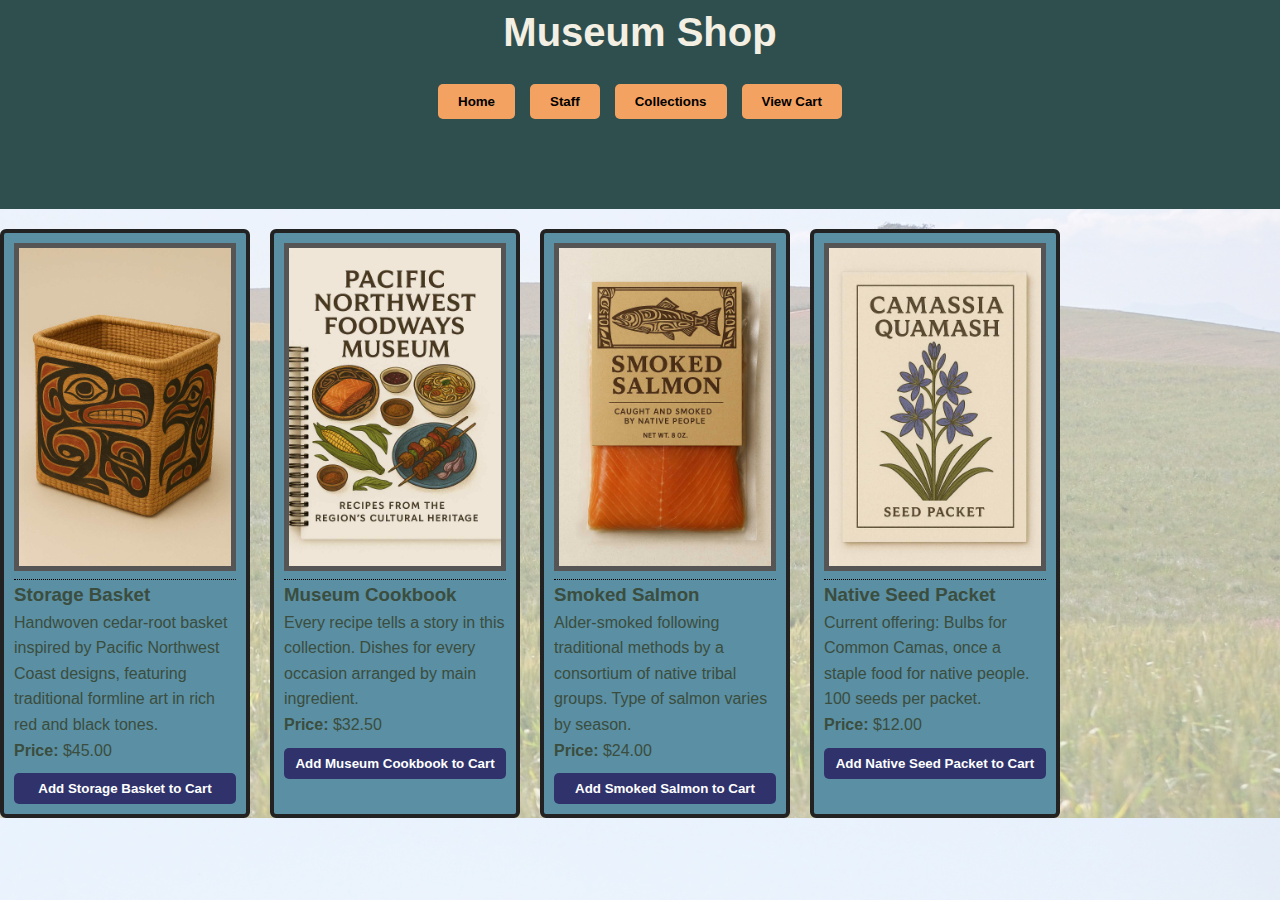
<file: html/shop.html>
<!DOCTYPE html>
<html lang="en">
 <head>
    <!-- Required meta tags -->
   <meta charset="utf-8">
 <meta name="author" content="Catherine Hawley">  
<meta name="robots" content="noindex, nofollow"> 
<meta name="viewport" content="width=device-width, initial-scale=1, shrink-to-fit=no">
    <title>Souvenir Shop</title>
<link href="../css/style.css" rel ="stylesheet" type="text/css">
  <style>
       .shop-container {
      display: flex;
      flex-wrap: wrap;
      color:#3A4D3E;
      gap: 20px;
      padding-top: 20px;
    }

    .souvenir-item {
      width: 250px;
      background-color: #5B8FA3;
      border: 4px solid #222;
      padding: 10px;
      border-radius: 6px;
      position: relative;
    }

    .souvenir-item img {
      width: 100%;
      height: auto;
      cursor: pointer;
    }

    .souvenir-item input[type="checkbox"] {
      margin-right: 8px;
    }

    .souvenir-item button {
      margin-top: 10px;
      width: 100%;
      padding: 8px;
      font-weight: bold;
      background-color: #30336b;
      color: white;
      border: none;
      cursor: pointer;
    }

    .souvenir-item button:hover {
      background-color: #130f40;
    }

    /* Modal */
    .modal {
      display: none;
      position: fixed;
      z-index: 9999;
      left: 0;
      top: 0;
      width: 100%;
      height: 100%;
      background-color: rgba(0,0,0,0.8);
    }

    .modal-content {
      margin: 10% auto;
      padding: 20px;
      background-color: #fff;
      width: 60%;
      border-radius: 8px;
    }

    .modal-content img {
      width: 100%;
      height: auto;
    }

    .close-modal {
      float: right;
      font-size: 1.2rem;
      cursor: pointer;
      color: #444;
    }
    /* Tooltip container */
.tooltip {
  position: relative;
  display: inline-block;
  border-bottom: 1px dotted black; /* Add dots under the hoverable text */
  cursor: pointer;
}

/* Tooltip text */
.tooltiptext {
  visibility: hidden; /* Hidden by default */
   top: -5px;
  width: 130px;
  background-color:#5B8FA3;
  color: #fffffff;
  text-align: center;
  padding: 5px 0;
  border-radius: 6px;
  position: absolute;
  z-index: 1; /* Ensure tooltip is displayed above content */
}

/* Show the tooltip text on hover */
.tooltip:hover .tooltiptext {
  visibility: visible;
}
img {
  border: 5px solid #555;
}
</style>
</head>

<body>
 <header>
    <h1>Museum Shop</h1>
    <nav>
    <button onclick="location.href='../index.html'" class="button">Home</button>
    <button onclick="location.href='../html/staff.html'" class="button">Staff</button>
    <button onclick="location.href='../html/collections.html'" class="button">Collections</button>
    <button onclick="location.href='../html/cart.html'" id="viewCartBtn">View Cart</button>   
    </nav>
    </header>

  <div class="shop-container">

    <!-- BEGIN SINGLE ITEM BLOCK-->
    <div class="souvenir-item" data-id="item001">
      <div class="tooltip">
     <img
      src="../images/shop/shopitem1.jpg"
      alt="handwoven storage basket with decoration"
      class="open-modal"
      data-modal-target="#modal-text-storage-basket"
    />
    <span class="tooltiptext">Each native tribe uses its own intricate designs.</span>
      </div>
      <h3>Storage Basket</h3>
      <p>Handwoven cedar-root basket inspired by Pacific Northwest Coast designs, featuring traditional formline art in rich red and black tones.</p>
      <p><strong>Price:</strong> $45.00</p>
     <span class="qty-badge" aria-live="polite"></span>
      <button
  onclick="addToCart(this)"
  data-id="item001"
  data-name="Storage Basket"
  data-price="45.00"
  data-image="../images/shop/shopitem1.jpg">
  Add Storage Basket to Cart
</button>
    </div>
    <!-- END SINGLE ITEM BLOCK -->

    <!-- BEGIN SINGLE ITEM BLOCK-->
    <div class="souvenir-item" data-id="item002">
       <div class="tooltip">
      <img 
       src="../images/shop/shopitem2.jpg"
       alt="Museum cookbook" 
       class="open-modal"
       data-modal-target="#modal-text-museum-cookbook" 
       />
     <span class="tooltiptext">Includes historic photos.</span> 
    </div>
      <h3>Museum Cookbook</h3>
      <p>Every recipe tells a story in this collection. Dishes for every occasion arranged by main ingredient.</p>
      <p><strong>Price:</strong> $32.50</p>
      <span class="qty-badge" aria-live="polite"></span>
     <button
  onclick="addToCart(this)"
  data-id="item002"
  data-name="Museum Cookbook"
  data-price="32.50"
  data-image="../images/shop/shopitem2.jpg">
  Add Museum Cookbook to Cart
</button>
    </div>
    <!-- END SINGLE ITEM BLOCK -->

     <!-- BEGIN SINGLE ITEM BLOCK-->
    <div class="souvenir-item" data-id="item003">
        <div class="tooltip">
      <img 
       src="../images/shop/shopitem3.jpg"
       alt="package of smoked salmon" 
       class="open-modal"
       data-modal-target="#modal-text-smoked-salmon"
       />
       <span class="tooltiptext">Currently featuring Coho salmon from the Quinalt tribe.</span>
      </div>
      <h3>Smoked Salmon</h3>
      <p>Alder-smoked following traditional methods by a consortium of native tribal groups. Type of salmon varies by season.</p>
      <p><strong>Price:</strong> $24.00</p>
      <span class="qty-badge" aria-live="polite"></span>
      <button
  onclick="addToCart(this)"
  data-id="item003"
  data-name="Smoked Salmon"
  data-price="24.00"
  data-image="../images/shop/shopitem3.jpg">
  Add Smoked Salmon to Cart
</button>
    </div>
    <!-- END SINGLE ITEM BLOCK -->

     <!-- BEGIN SINGLE ITEM BLOCK-->
    <div class="souvenir-item" data-id="item004">
      <div class="tooltip">
      <img 
       src="../images/shop/shopitem4.jpg" 
       alt="camas seed packet" 
       class="open-modal"
       data-modal-target="#modal-text-native-seed-packet" 
       />
       <span class="tooltiptext">Native people harvested and baked camas bulbs as a sweet, fructose-rich food.</span>
      </div>
      <h3>Native Seed Packet</h3>
      <p>Current offering: Bulbs for Common Camas, once a staple food for native people. 100 seeds per packet.</p>
      <p><strong>Price:</strong> $12.00</p>
      <span class="qty-badge" aria-live="polite"></span>
      <button
  onclick="addToCart(this)"
  data-id="item004"
  data-name="Native Seed Packet"
  data-price="12.00"
  data-image="../images/shop/shopitem4.jpg">
  Add Native Seed Packet to Cart
</button>
    </div>
    <!-- END SINGLE ITEM BLOCK -->
  </div>

  <!-- MODAL -->
 <div class="modal-item" id="modal-text-storage-basket" hidden>
  <h2 id="modal-title">Storage Basket — Details</h2>
  <p>Handwoven cedar-root basket inspired by Pacific Northwest Coast Coast designs, featuring traditional formline art.</p>
</div>

<div class="modal-item" id="modal-text-museum-cookbook" hidden>
  <h2 id="modal-title">Museum Cookbook — Details</h2>
  <p>Include your description or story about the cookbook here.</p>
</div>

<div class="modal-item" id="modal-text-smoked-salmon" hidden>
  <h2 id="modal-title">Smoked Salmon — Details</h2>
  <p>Write your product details, history, or cultural significance here.</p>
</div>

 <div class="modal-item" id="modal-text-native-seed-packet" hidden>
  <h2 id="modal-title">Native Seed Packet — Details</h2>
  <p>Write your item notes, ecological information, or planting guidance here.</p>
</div>


  <script>
    //this key links the shop to the cart

    const CART_KEY = 'museumCartV1';
    

// This function reads the Cart information and write it to JSON  
    function readCart() {
      try { return JSON.parse(localStorage.getItem(CART_KEY)) || []; }
      catch { return []; }
    }

    function writeCart(cart) {
      localStorage.setItem(CART_KEY, JSON.stringify(cart));
    }
 
/*This function is called by the addToCart button the first part reads the dataset contined in the buttons and asssigns the values to variables */

    function addToCart(btn) {
      const id = btn.dataset.id;
      const name = btn.dataset.name;
      const unitPrice = Number(btn.dataset.price);
      const image = btn.dataset.image;

/* This part puts all of the individual items and puts them into an object called cart and writes it to LocalStorage   */

      let cart = readCart();
      const idx = cart.findIndex(it => it.id === id);
      if (idx >= 0) {
        cart[idx].qty += 1;
      } else {
        cart.push({ id, name, unitPrice, qty: 1, image });
      }
      writeCart(cart);

      // Update the item card's qty badge

      const card = btn.closest('.souvenir-item');
      if (card) {
        const badge = card.querySelector('.qty-badge');
        if (badge) {
          const item = cart.find(it => it.id === id);
          badge.textContent = item ? `Qty: ${item.qty}` : '';
        }
      }
    }

    function openModal(imgElement) {
      const modal = document.getElementById("modal");
      const modalImage = document.getElementById("modal-image");
      modalImage.src = imgElement.src;
      modalImage.alt = imgElement.alt;
      modal.style.display = "block";
    }

    function closeModal() {
      document.getElementById("modal").style.display = "none";
    }

    // Optional: Close modal on outside click
    window.onclick = function(event) {
      const modal = document.getElementById("modal");
      if (event.target === modal) {
        closeModal();
      }
    }
  </script>
</body>

</html>
</file>
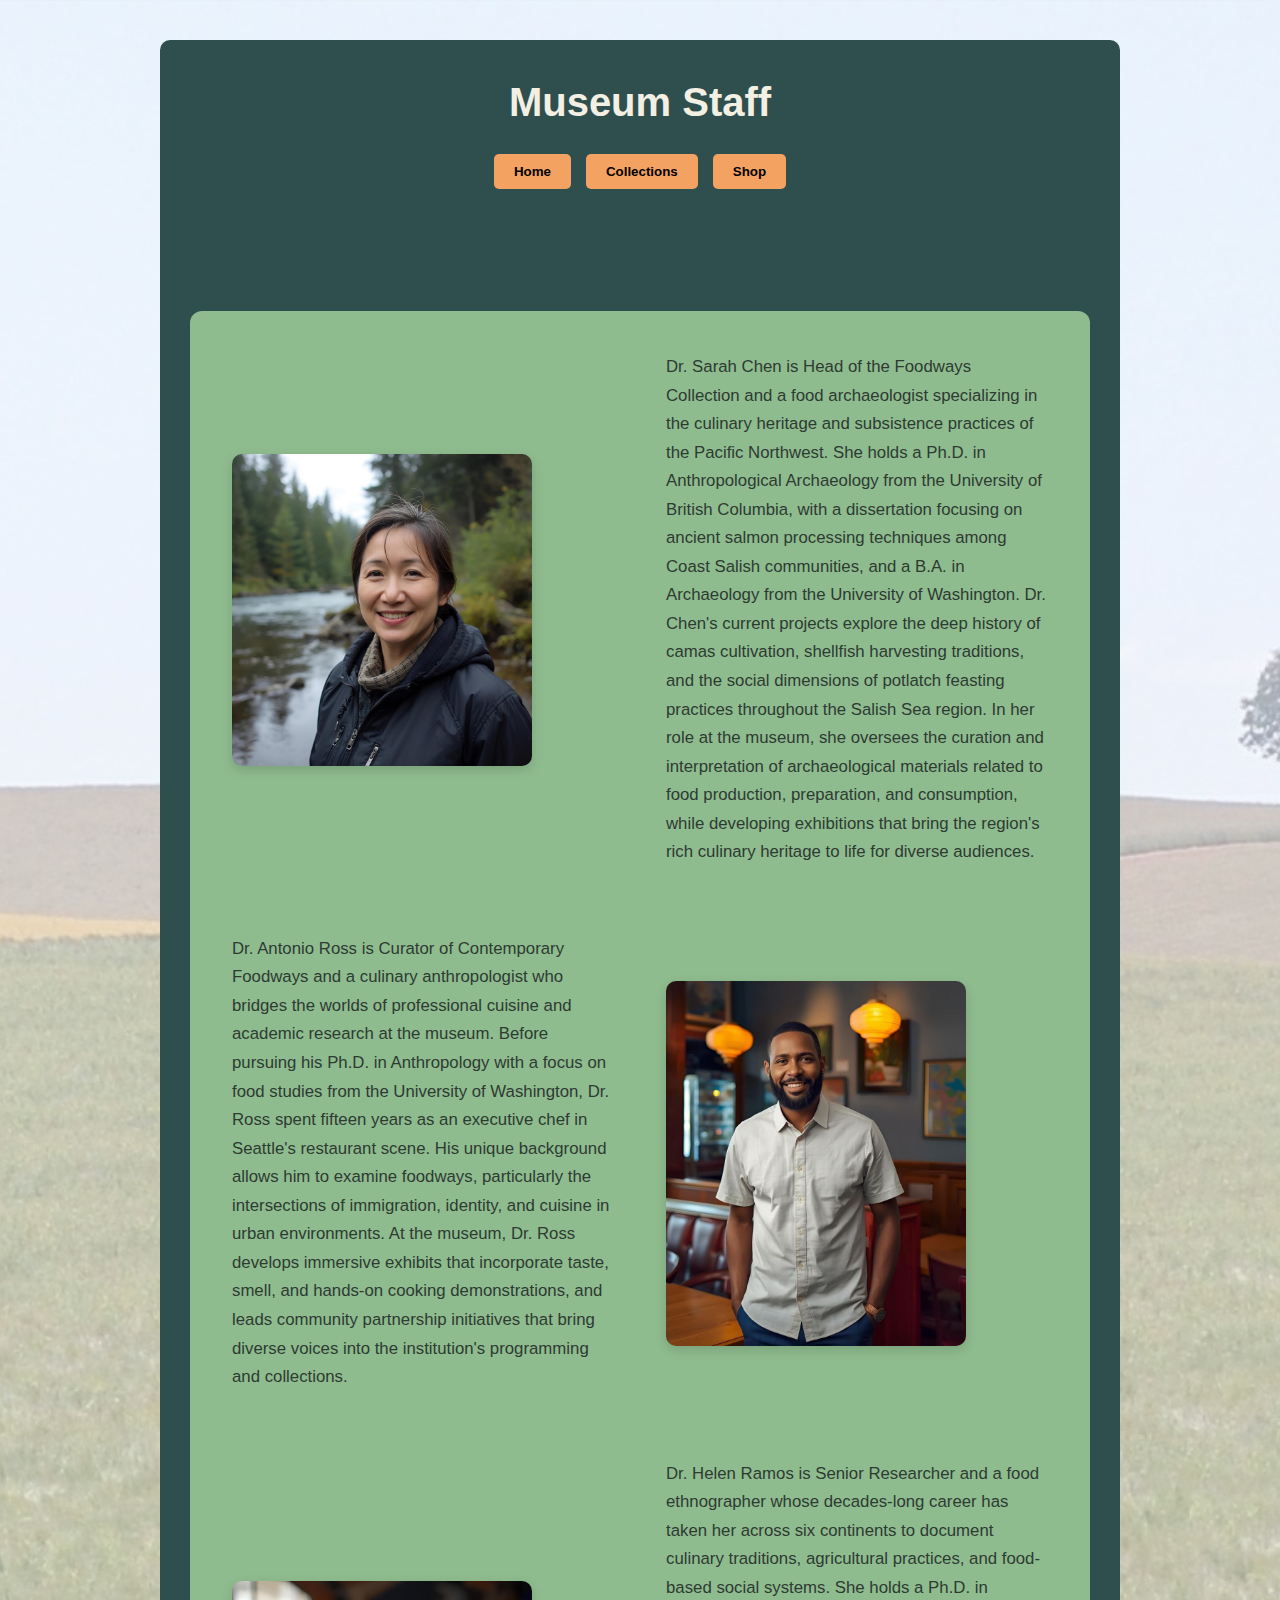
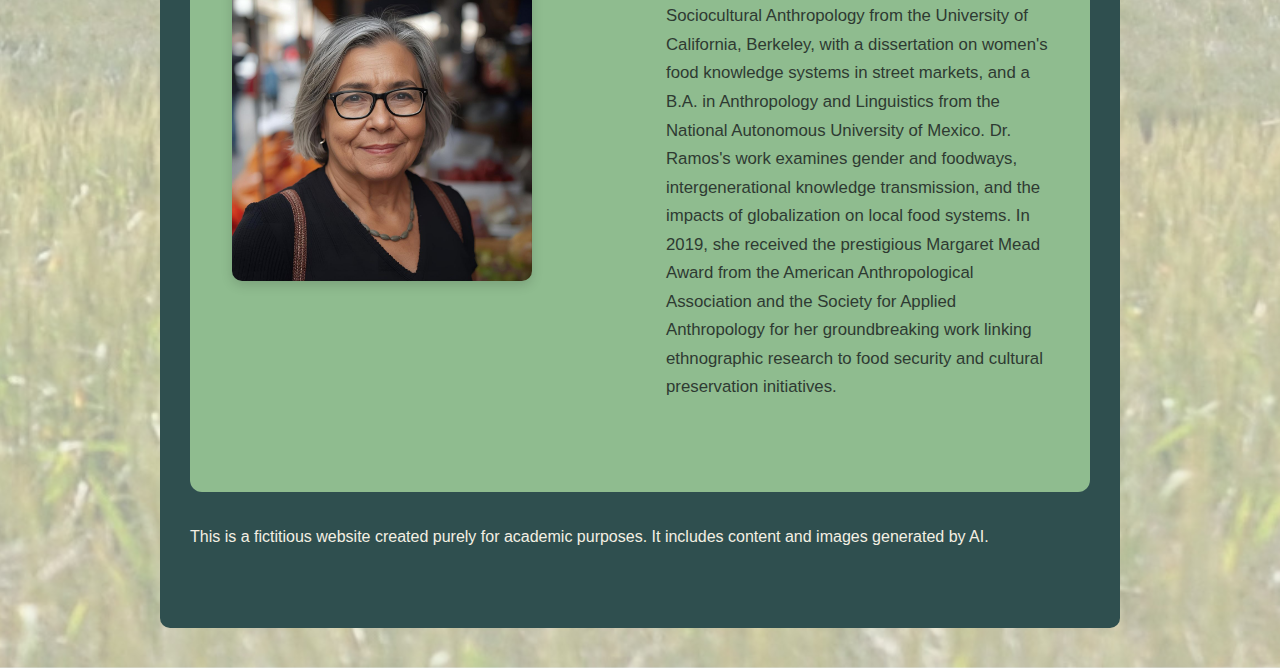
<file: html/staff.html>
<!doctype html>
<html lang="en">
  <head>
    <!-- Required meta tags -->
    <meta charset="utf-8">
    <meta name="author" content="Catherine Hawley">  
    <meta name="robots" content="noindex, nofollow"> 
    <meta name="viewport" content="width=device-width, initial-scale=1, shrink-to-fit=no">
    <title>Museum Staff</title>
    <link href="../css/style.css" rel="stylesheet" type="text/css">
    <style> 
      .bio-container {
  background-color: #8FBC8F;
  color: #2E3A32;
  padding: 2rem;
  border-radius: 12px;
  max-width: 1000px;
  margin: 2rem auto;
}

.row {
  display: flex;
  align-items: center;
  gap: 2rem;
  margin-bottom: 3rem;
}

.row.stacked {
  flex-wrap: wrap;
}

.col {
  flex: 1;
}

.bio-container p {
  line-height: 1.7;
  font-size: 1.05rem;
}
      
.bio-container img {
  float: left;
  width: 100%;
  max-width: 300px;
  border-radius: 10px;
  box-shadow: 0 4px 12px rgba(0,0,0,0.15);
}

    </style>
  </head>
  
  <body>
    <div class="container">
      <header>
        <h1>Museum Staff</h1>
        <nav>
          <button onclick="location.href='../index.html'">Home</button>
          <button onclick="location.href='../html/collections.html'">Collections</button>
          <button onclick="location.href='../html/shop.html'">Shop</button>
        </nav>
      </header>
   
      <div class="bio-container">
        <div class="row stacked">
          <div class="col" style="width:50%">
            <img src="../images/staff/Sarah_Chen.jpg" style="width:300px" alt="woman standing near river">
          </div>
          <div class="col center" style="width:50%">
            <p>Dr. Sarah Chen is Head of the Foodways Collection and a food archaeologist specializing in the culinary heritage and subsistence practices of the Pacific Northwest. She holds a Ph.D. in Anthropological Archaeology from the University of British Columbia, with a dissertation focusing on ancient salmon processing techniques among Coast Salish communities, and a B.A. in Archaeology from the University of Washington. Dr. Chen's current projects explore the deep history of camas cultivation, shellfish harvesting traditions, and the social dimensions of potlatch feasting practices throughout the Salish Sea region. In her role at the museum, she oversees the curation and interpretation of archaeological materials related to food production, preparation, and consumption, while developing exhibitions that bring the region's rich culinary heritage to life for diverse audiences.</p>
          </div>
        </div>    
        
        <div class="row stacked">
          <div class="col" style="width:50%">
            <p>Dr. Antonio Ross is Curator of Contemporary Foodways and a culinary anthropologist who bridges the worlds of professional cuisine and academic research at the museum. Before pursuing his Ph.D. in Anthropology with a focus on food studies from the University of Washington, Dr. Ross spent fifteen years as an executive chef in Seattle's restaurant scene. His unique background allows him to examine foodways, particularly the intersections of immigration, identity, and cuisine in urban environments. At the museum, Dr. Ross develops immersive exhibits that incorporate taste, smell, and hands-on cooking demonstrations, and leads community partnership initiatives that bring diverse voices into the institution's programming and collections.</p>
          </div>
          <div class="col center" style="width:50%">
            <img src="../images/staff/Antonio_Ross.jpg" style="width:300px" alt="man standing in restaurant">
          </div>
        </div> 

        <div class="row stacked">
          <div class="col" style="width:50%">
            <img src="../images/staff/Helen_Ramos.jpg" style="width:300px" alt="woman standing in outdoor market">
          </div>
          <div class="col center" style="width:50%">
            <p>Dr. Helen Ramos is Senior Researcher and a food ethnographer whose decades-long career has taken her across six continents to document culinary traditions, agricultural practices, and food-based social systems. She holds a Ph.D. in Sociocultural Anthropology from the University of California, Berkeley, with a dissertation on women's food knowledge systems in street markets, and a B.A. in Anthropology and Linguistics from the National Autonomous University of Mexico. Dr. Ramos's work examines gender and foodways, intergenerational knowledge transmission, and the impacts of globalization on local food systems. In 2019, she received the prestigious Margaret Mead Award from the American Anthropological Association and the Society for Applied Anthropology for her groundbreaking work linking ethnographic research to food security and cultural preservation initiatives. </p>
          </div>
        </div>
      </div> <!-- Close bio-container -->

      <div class="row">
        <div class="footer" style="width:100%"> 
          This is a fictitious website created purely for academic purposes. It includes content and images generated by AI.
        </div>
      </div>
    </div> 
  </body>
</html>
</file>
<file: css/style.css>
/* Reset and base styles */
* {
  box-sizing: border-box;
  margin: 0;
  padding: 0;
  font-family: 'Tahoma', sans-serif;

  /* border: 1px solid red; */

}

body {
  background-image: url('../images/museum_background.jpg');
  background-size: cover;
  background-position: center;
  color: #F4EFE3;
  line-height: 1.6;
}


header {
  background-color: #2f4f4f;
  padding-bottom: 60px;
}


/* Container for text */
.container {
  display: flex;
  /* grid: auto auto / auto auto auto auto;  */
  background-color: #2f4f4f;
  flex-direction: column;
  padding: 30px;
  max-width: 960px;
  margin: 40px auto;
  border-radius: 10px;
}

.intro {
  display: flex;
  justify-content: center;
}

.container-fluid {
  max-width: 1200px;
  margin: 0 auto;
  padding: 20px;
}

.row {
  display: flex;
  flex-wrap: wrap;
  margin-bottom: 30px;
}

.col {
  padding: 10px;
  /*border: 1px dashed red;*/
}

.stacked .col {
  width: 100%;
}


/* Header and navigation */
header h1 {
  font-size: 2.5em;
  margin-bottom: 20px;
  text-align: center;
}

nav {
  display: flex;
  justify-content: center;
  gap: 15px;
  margin-bottom: 30px;
}

button {
  background-color: #f4a261;
  color: #000;
  border: none;
  padding: 10px 20px;
  border-radius: 5px;
  font-weight: bold;
  cursor: pointer;
  transition: background-color 0.3s ease;
}

button:hover {
  background-color: #e76f51;
}

/* Section styling */
.intro {
  display: flex;
}

.intro h2 {
  text-align: center;
  margin-bottom: 20px;
  font-size: 1.8em;
}

/* Grid layout for info boxes */
.info-grid {
  display: flex;
  justify-content: space-between;
  gap: 20px;
  margin-bottom: 30px;
}

.info-box {
  background-color: #dfeeea;
  color: #F4EFE3;
  padding: 20px;
  flex: 1;
  text-align: center;
  border-radius: 8px;
  height: 450px;
}

.collection-item {
  display: flex;
  background-color: green;
  flex-direction: row;
  align-items: flex-start;
  gap: 2rem;
  margin-bottom: 3rem;
  border-bottom: 1px solid #ccc;
  padding-bottom: 2rem;
}

.artifact-img {
  width: 300px;
  height: auto;
  object-fit: cover;
  border-radius: 8px;
  box-shadow: 0 2px 6px rgba(0, 0, 0, 0.2);
}

.field-group {
  margin-bottom: 1.5rem;
}

.field-group p {
  margin: 0.5rem 0;
  line-height: 1.4;
}

.collection-item h2 {
  margin-top: 0;
  font-size: 1.8rem;
}

.artifact-details h2 {
  width: 100%;
  margin-top: 0;
  font-size: 1.8rem;
  flex-basis: 100%;

  /* Footer */
  .footer {
    text-align: center;
    font-size: 0.9em;
    color: #7A9B76;
    opacity: 0.8;
  }
</file>
